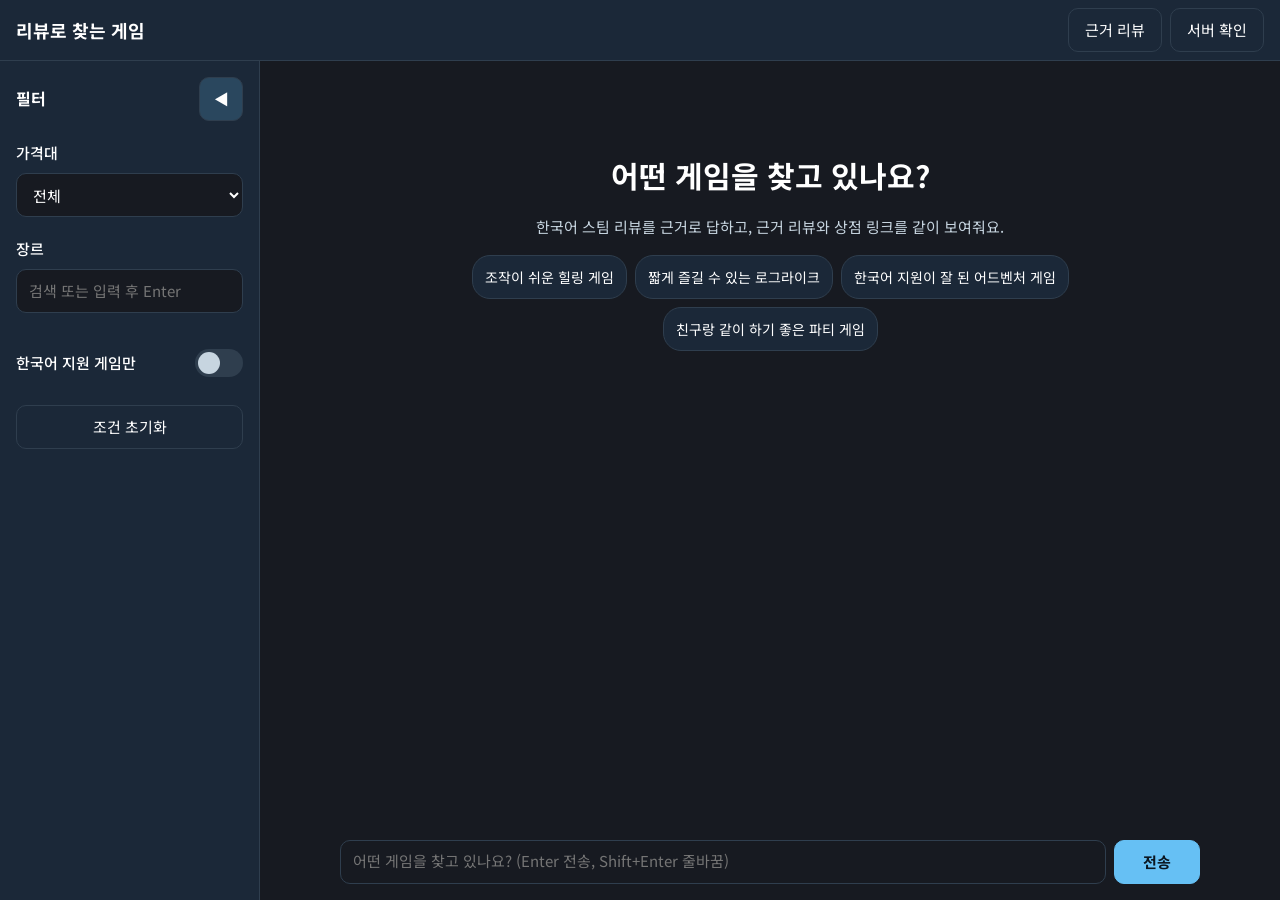
<file: frontend/index.html>
<!DOCTYPE html>
<html lang="ko">
<head>
  <meta charset="UTF-8">
  <meta name="viewport" content="width=device-width, initial-scale=1">
  <title>리뷰로 찾는 게임</title>
  <link rel="preconnect" href="https://fonts.googleapis.com">
  <link rel="preconnect" href="https://fonts.gstatic.com" crossorigin>
  <link href="https://fonts.googleapis.com/css2?family=Noto+Sans+KR:wght@400;500;700&display=swap" rel="stylesheet">
  <link rel="stylesheet" href="css/style.css">
</head>
<body>
  <header class="header">
    <button id="btn-filter" class="btn btn-ghost only-mobile" aria-controls="filters" aria-expanded="false">필터</button>
    <h1 class="brand">리뷰로 찾는 게임</h1>
    <div class="header-actions">
      <button id="btn-panel" class="btn" aria-controls="panel" aria-expanded="false">근거 리뷰</button>
      <button id="btn-health" class="btn">서버 확인</button>
    </div>
  </header>

  <div class="main">
    <aside id="filters" class="filters" aria-label="필터">
      <div id="panel-resizer" class="panel-resizer" role="separator" aria-orientation="vertical"
      aria-label="근거 리뷰 창 너비 조절 (좌우 화살표키)" tabindex="0"></div>
      <div class="filters-body">
      <div class="filters-head">
        <h2>필터</h2>
        <button id="btn-filter-fold" class="btn btn-icon only-desktop" aria-controls="filters" aria-expanded="true" aria-label="필터 접기/펴기"><span aria-hidden="true">◀</span></button>
        <button id="btn-filter-close" class="btn btn-icon only-mobile" aria-label="필터 닫기">✕</button>
      </div>

      <div class="field">
        <label for="price-select">가격대</label>
        <select id="price-select"></select>
        <div id="price-custom" class="price-custom" hidden>
          <input id="price-min" type="number" min="0" step="1000" inputmode="numeric" placeholder="최소(원)" aria-label="최소 가격">
          <span aria-hidden="true">~</span>
          <input id="price-max" type="number" min="0" step="1000" inputmode="numeric" placeholder="최대(원)" aria-label="최대 가격">
        </div>
        <p id="price-warn" class="warn" role="alert" hidden>최소 가격이 최대 가격보다 커요. 값을 확인해 주세요.</p>
      </div>

      <div class="field">
        <label for="genre-input">장르</label>
        <div class="combo">
          <input id="genre-input" type="text" autocomplete="off" placeholder="검색 또는 입력 후 Enter"
                 role="combobox" aria-expanded="false" aria-controls="genre-list">
          <ul id="genre-list" class="combo-list" role="listbox" hidden></ul>
        </div>
        <div id="genre-chips" class="chips"></div>
      </div>

      <div class="field row">
        <label for="korean-only">한국어 지원 게임만</label>
        <input id="korean-only" class="switch" type="checkbox" role="switch">
      </div>

      <button id="btn-reset" class="btn btn-block">조건 초기화</button>
      </div>
    </aside>

    <main class="chat">
      <div id="scroll" class="scroll">
        <div id="applied" class="applied" aria-live="polite"></div>
        <section id="welcome" class="welcome"></section>
        <div id="messages" class="messages" aria-live="polite"></div>
      </div>
      <div class="composer">
        <div id="suggest" class="chips suggest"></div>
        <form id="form" class="form">
          <textarea id="input" rows="1" placeholder="어떤 게임을 찾고 있나요? (Enter 전송, Shift+Enter 줄바꿈)" aria-label="질문 입력"></textarea>
          <button id="btn-send" class="btn btn-primary" type="submit">전송</button>
        </form>
      </div>
    </main>

    <aside id="panel" class="panel" aria-label="근거 리뷰" hidden>
      <div class="panel-head">
        <h2>근거 리뷰</h2>
        <button id="btn-panel-close" class="btn btn-icon" aria-label="근거 리뷰 닫기">✕</button>
      </div>
      <div id="panel-body" class="panel-body"></div>
    </aside>
  </div>

  <div id="scrim" class="scrim" hidden></div>
  <div id="toast" class="toast" role="status" aria-live="polite" hidden></div>

  <script src="js/data.js"></script>
  <script src="js/app.js"></script>
</body>
</html>
</file>
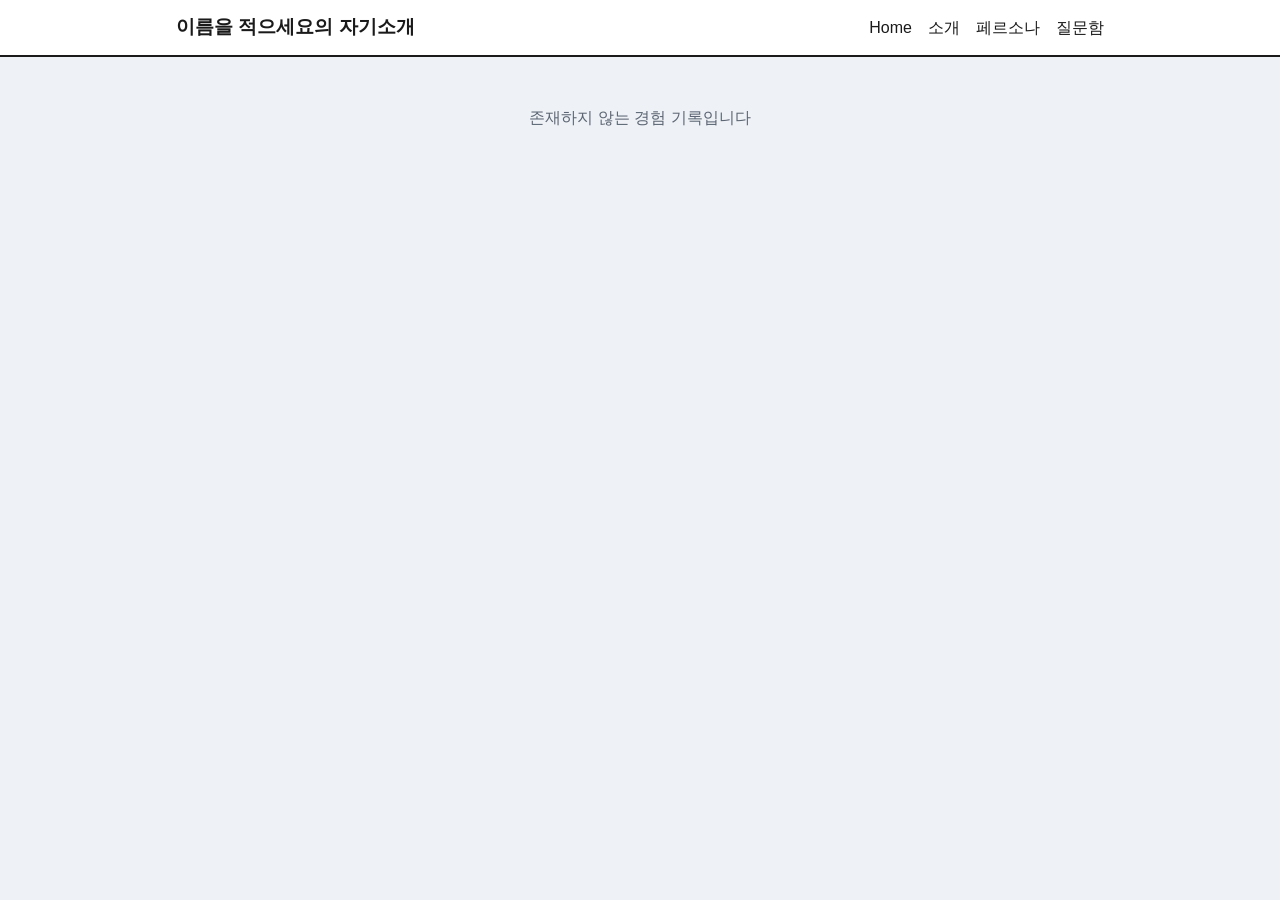
<file: experience.html>
<!DOCTYPE html>
<html lang="ko">
<head>
  <meta charset="UTF-8">
  <meta name="viewport" content="width=device-width, initial-scale=1">
  <title>경험기록 상세 - 페르소나 자기소개</title>
  <link rel="stylesheet" href="css/style.css">
</head>
<body>
  <header id="site-header" class="site-header"></header>

  <main class="container">
    <section id="experience-detail"></section>
  </main>

  <script src="js/data.js"></script>
  <script src="js/app.js"></script>
  <script>renderExperienceDetail();</script>
</body>
</html>
</file>
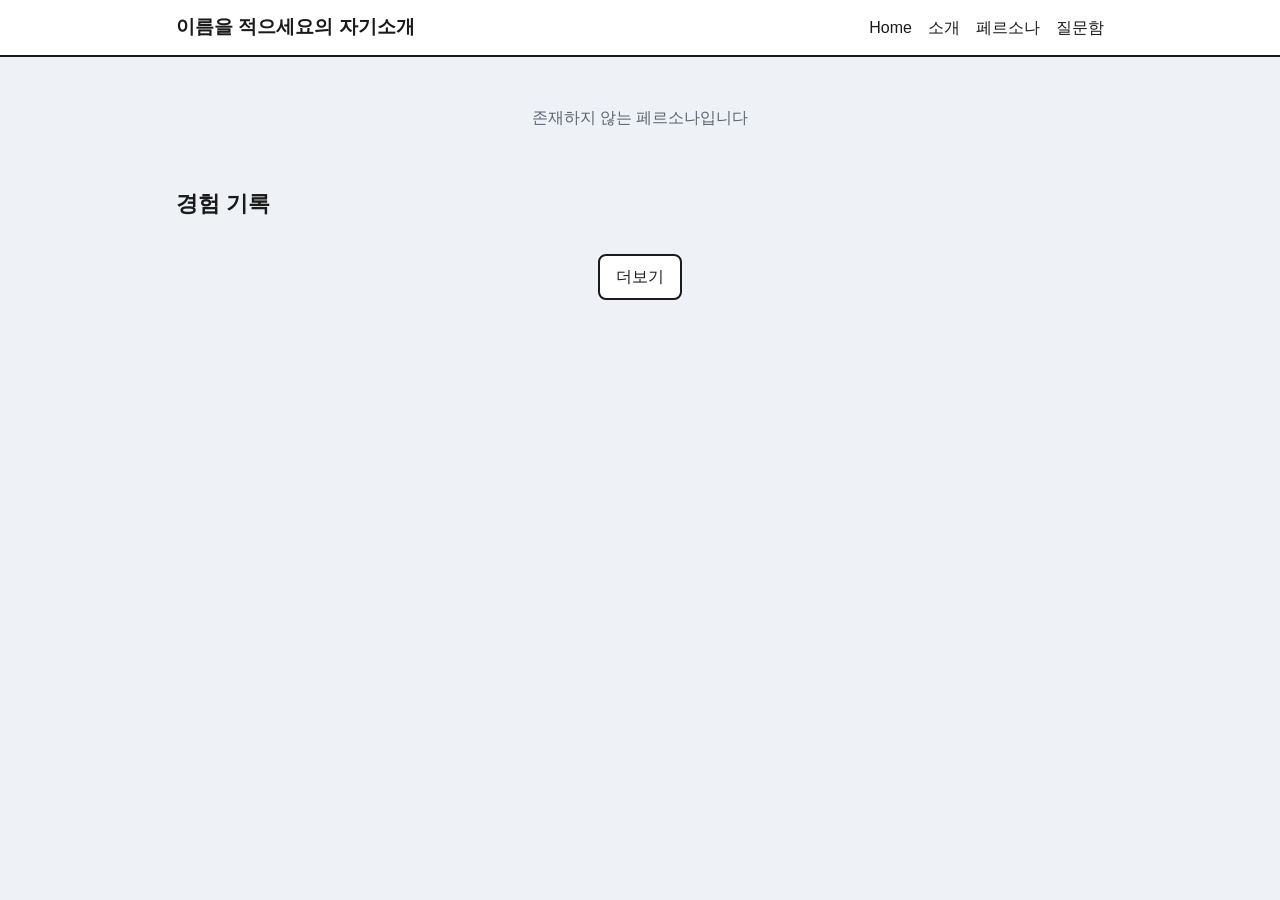
<file: persona.html>
<!DOCTYPE html>
<html lang="ko">
<head>
  <meta charset="UTF-8">
  <meta name="viewport" content="width=device-width, initial-scale=1">
  <title>페르소나 상세 - 페르소나 자기소개</title>
  <link rel="stylesheet" href="css/style.css">
</head>
<body>
  <header id="site-header" class="site-header"></header>

  <main class="container">
    <!-- 이름, 소개, 태그, 생성일 -->
    <section id="persona-detail"></section>

    <h2>경험 기록</h2>
    <div id="sort-buttons"></div>
    <div id="experience-list" class="grid" style="margin-top:16px"></div>
    <p style="text-align:center; margin-top:16px">
      <button id="more-btn" class="btn" hidden>더보기</button>
    </p>
  </main>

  <script src="js/data.js"></script>
  <script src="js/app.js"></script>
  <script>renderPersonaDetail();</script>
</body>
</html>
</file>
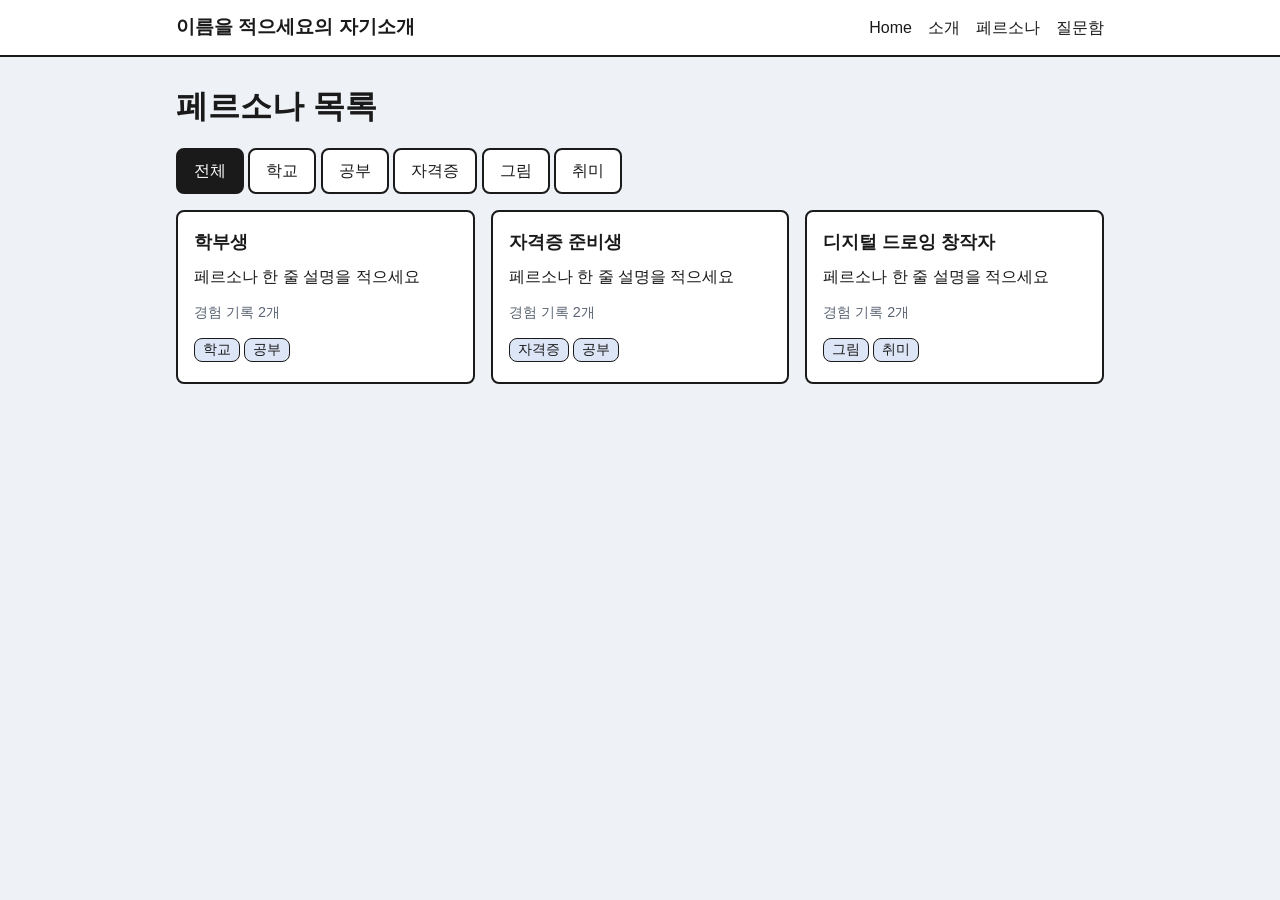
<file: personas.html>
<!DOCTYPE html>
<html lang="ko">
<head>
  <meta charset="UTF-8">
  <meta name="viewport" content="width=device-width, initial-scale=1">
  <title>페르소나 목록 - 페르소나 자기소개</title>
  <link rel="stylesheet" href="css/style.css">
</head>
<body>
  <header id="site-header" class="site-header"></header>

  <main class="container">
    <h1>페르소나 목록</h1>

    <!-- 태그 필터 버튼 -->
    <div id="tag-filter"></div>

    <!-- 페르소나 카드 -->
    <div id="persona-list" class="grid" style="margin-top:16px"></div>
  </main>

  <script src="js/data.js"></script>
  <script src="js/app.js"></script>
  <script>renderPersonaList();</script>
</body>
</html>
</file>
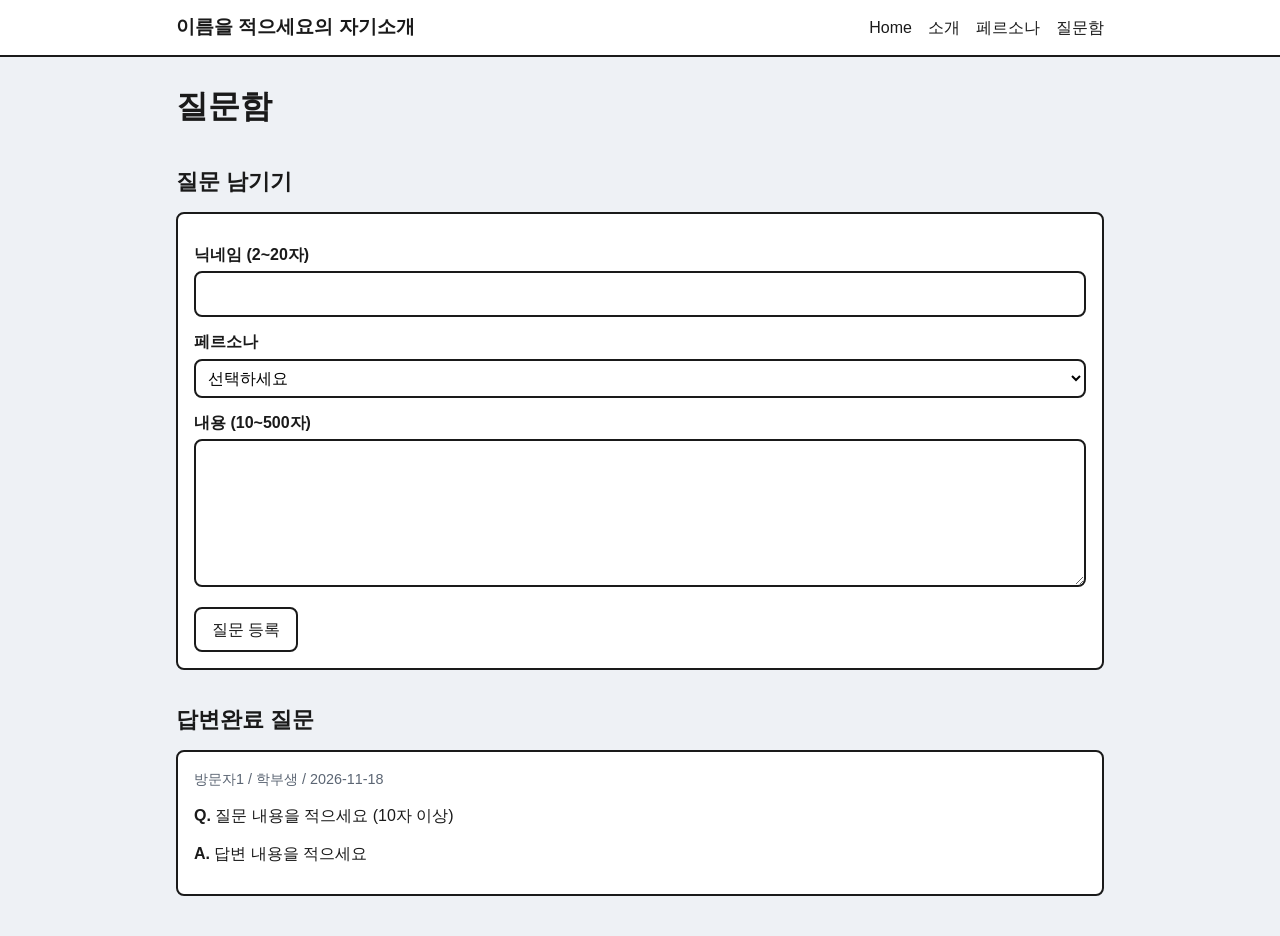
<file: questions.html>
<!DOCTYPE html>
<html lang="ko">
<head>
  <meta charset="UTF-8">
  <meta name="viewport" content="width=device-width, initial-scale=1">
  <title>질문함 - 페르소나 자기소개</title>
  <link rel="stylesheet" href="css/style.css">
</head>
<body>
  <header id="site-header" class="site-header"></header>

  <main class="container">
    <h1>질문함</h1>

    <!-- 질문 작성 -->
    <h2>질문 남기기</h2>
    <form id="q-form" class="block">
      <label for="q-nickname">닉네임 (2~20자)</label>
      <input id="q-nickname" type="text" maxlength="20">

      <label for="q-persona">페르소나</label>
      <select id="q-persona"></select>

      <label for="q-content">내용 (10~500자)</label>
      <textarea id="q-content" rows="5" maxlength="500"></textarea>

      <p id="q-message" class="meta" style="margin-top:12px"></p>
      <button type="submit" class="btn">질문 등록</button>
    </form>

    <!-- 답변완료 질문/답변 -->
    <h2>답변완료 질문</h2>
    <div id="q-list"></div>
  </main>

  <script src="js/data.js"></script>
  <script src="js/app.js"></script>
  <script>renderQuestions();</script>
</body>
</html>
</file>
<file: frontend/css/style.css>
:root {
  color-scheme: dark;  
  --bg: #171A21;
  --surface: #1B2838;
  --surface-2: #2A475E;
  --accent: #66C0F4;
  --text: #FFFFFF;
  --text-sub: #C7D5E0;
  --muted: #8F98A0;
  --negative: #D9534F;
  --negative-text: #FF8F8A; /* 어두운 배경에서 4.5:1 확보용 밝은 적색 */
  --neg-soft: #9A6462; /* 채도 낮춘 적색 (근거 리뷰용) */
  --neg-soft-text: #D6A3A1;
  --border: #2F3E4E;
  --radius: 12px;
  --shadow: 0 2px 8px rgba(0, 0, 0, .25);
}
* { box-sizing: border-box; }
[hidden] { display: none !important; }
html, body { height: 100%; margin: 0; }
body { background: var(--bg); color: var(--text-sub); font: 15px/1.6 "Noto Sans KR", system-ui, sans-serif; display: flex; flex-direction: column; }
h1, h2, h3, p { margin: 0; }
:focus-visible { outline: 3px solid var(--accent); outline-offset: 2px; }

/* 공통 버튼/입력 */
.btn { min-height: 44px; min-width: 44px; padding: 0 16px; border: 1px solid var(--border); border-radius: 10px; background: var(--surface); color: var(--text); font: inherit; cursor: pointer; }
.btn:hover, .btn[aria-expanded="true"] { background: var(--surface-2); }
.btn-primary { background: var(--accent); color: #0b1620; border-color: var(--accent); font-weight: 700; }
.btn-primary:hover { background: #8fd0f8; }
.btn:disabled, textarea:disabled { opacity: .55; cursor: not-allowed; }
.btn-ghost { background: transparent; }
.btn-icon { padding: 0; }
.btn-block { width: 100%; }
select, input[type=text], input[type=number], textarea { width: 100%; min-height: 44px; padding: 8px 12px; border: 1px solid var(--border); border-radius: 10px; background: var(--bg); color: var(--text); font: inherit; }
.only-mobile { display: none; }

/* 헤더 */
.header { display: flex; align-items: center; gap: 12px; padding: 8px 16px; background: var(--surface); border-bottom: 1px solid var(--border); }
.brand { font-size: 18px; font-weight: 700; color: var(--text); flex: 1; }
.header-actions { display: flex; gap: 8px; }

/* 본문 3영역 */
.main { flex: 1; display: flex; min-height: 0; }
.filters { width: 260px; flex: none; background: var(--surface); border-right: 1px solid var(--border); display: flex; }
.filters-body { flex: 1; min-width: 0; padding: 16px; overflow-y: auto; display: flex; flex-direction: column; gap: 20px; }
.filters { transition: width .2s; overflow: hidden; }
.filters.folded { width: 56px; cursor: pointer; }
.filters.folded .filters-body { padding: 8px; align-items: center; }
.filters.folded .filters-body > :not(.filters-head), .filters.folded h2 { display: none; }
.filters.folded #btn-filter-fold span { display: inline-block; transform: rotate(180deg); }
.only-desktop { display: inline-block; }
input[type=number]::-webkit-inner-spin-button, input[type=number]::-webkit-outer-spin-button { -webkit-appearance: none; margin: 0; }
input[type=number] { -moz-appearance: textfield; appearance: textfield; }
.filters-head { display: flex; justify-content: space-between; align-items: center; }
.filters h2, .panel h2 { font-size: 16px; color: var(--text); }
.field { display: flex; flex-direction: column; gap: 8px; }
.field.row { flex-direction: row; justify-content: space-between; align-items: center; }
.field label { color: var(--text); font-weight: 500; }
.price-custom { display: flex; align-items: center; gap: 6px; }
.warn { color: var(--negative-text); font-size: 13px; }

/* 스위치 */
.switch { appearance: none; width: 48px; height: 28px; border-radius: 14px; background: var(--border); position: relative; cursor: pointer; flex: none; margin: 8px 0; }
.switch::after { content: ""; position: absolute; top: 3px; left: 3px; width: 22px; height: 22px; border-radius: 50%; background: var(--text-sub); transition: transform .15s; }
.switch:checked { background: var(--accent); }
.switch:checked::after { transform: translateX(20px); background: #0b1620; }

/* 장르 콤보박스 */
.combo { position: relative; }
.combo-list { position: absolute; z-index: 5; left: 0; right: 0; top: 100%; margin: 4px 0 0; padding: 4px; list-style: none; max-height: 220px; overflow-y: auto; background: var(--bg); border: 1px solid var(--border); border-radius: 10px; box-shadow: var(--shadow); }
.combo-list button { width: 100%; min-height: 44px; text-align: left; padding: 0 12px; border: 0; border-radius: 8px; background: transparent; color: var(--text); font: inherit; cursor: pointer; }
.combo-list button:hover { background: var(--surface-2); }

/* 칩 */
.chips { display: flex; flex-wrap: wrap; gap: 8px; }
.chip { display: inline-flex; align-items: center; gap: 6px; min-height: 36px; padding: 0 12px; border-radius: 18px; background: var(--surface-2); color: var(--text); font-size: 14px; border: 1px solid transparent; }
button.chip { min-height: 44px; cursor: pointer; font: inherit; font-size: 14px; background: var(--surface); border-color: var(--border); }
button.chip:hover { background: var(--surface-2); }
.chip .x { background: none; border: 0; color: var(--text); cursor: pointer; min-width: 44px; min-height: 44px; margin: -4px -10px -4px -6px; font-size: 14px; }

/* 채팅 */
.chat { flex: 1; min-width: 0; display: flex; flex-direction: column; }
.scroll { flex: 1; overflow-y: auto; padding: 0 16px 16px; }
.applied { position: sticky; top: 0; z-index: 2; background: var(--bg); padding: 12px 0 8px; display: flex; flex-wrap: wrap; gap: 8px; align-items: center; font-size: 14px; color: var(--muted); }
.applied:empty { display: none; }
.welcome { max-width: 640px; margin: 10vh auto 0; text-align: center; transition: opacity .25s; display: flex; flex-direction: column; gap: 16px; align-items: center; }
.welcome.fade { opacity: 0; }
.welcome h2 { font-size: 30px; color: var(--text); }
.welcome .chips { justify-content: center; }
.messages { max-width: 860px; margin: 0 auto; display: flex; flex-direction: column; gap: 16px; padding-top: 8px; }
.msg { max-width: 92%; padding: 12px 16px; border-radius: var(--radius); box-shadow: var(--shadow); }
.msg.user { align-self: flex-end; background: var(--surface-2); color: var(--text); white-space: pre-wrap; overflow-wrap: anywhere; }
.msg.bot { align-self: flex-start; background: var(--surface); width: 100%; max-width: 100%; }
.msg.bot p + p { margin-top: 6px; }
.msg.loading { align-self: flex-start; background: var(--surface); color: var(--muted); }
.msg.warn, .msg.error { align-self: flex-start; background: var(--surface); border: 1px solid var(--negative); color: var(--negative-text); }

/* 게임 카드 */
.cards { display: grid; grid-template-columns: repeat(3, 1fr); gap: 12px; margin-top: 12px; }
.card { background: var(--bg); border: 1px solid var(--border); border-radius: var(--radius); padding: 14px; display: flex; flex-direction: column; gap: 8px; }
.card h3 { font-size: 16px; color: var(--text); overflow-wrap: anywhere; }
.badge { display: inline-block; padding: 2px 10px; border-radius: 12px; font-size: 13px; border: 1px solid var(--border); width: fit-content; }
.badge.ok { color: var(--accent); border-color: var(--accent); }
.badge.no { color: var(--muted); }
.counts { font-size: 14px; }
.pos { color: var(--accent); }
.neg { color: var(--negative-text); }
.links { display: flex; flex-wrap: wrap; gap: 8px; margin-top: auto; }
.link { display: inline-flex; align-items: center; min-height: 44px; padding: 0 4px; color: var(--accent); background: none; border: 0; font: inherit; text-decoration: underline; cursor: pointer; }
.link:hover { color: var(--text); }

/* 입력 영역 */
.composer { padding: 8px 16px 16px; max-width: 892px; width: 100%; margin: 0 auto; }
.suggest { margin-bottom: 8px; }
.form { display: flex; gap: 8px; align-items: flex-end; }
.form .btn { flex: none; white-space: nowrap; padding: 0 28px; }
.form textarea { resize: none; max-height: 140px; }

/* 근거 리뷰 패널 */
.panel { width: var(--panel-w, 380px); position: relative; flex: none; display: flex; flex-direction: column; background: var(--surface); border-left: 1px solid var(--border); }
.panel-head { display: flex; justify-content: space-between; align-items: center; padding: 8px 16px; border-bottom: 1px solid var(--border); }
.panel-body { flex: 1; overflow-y: auto; padding: 16px; display: flex; flex-direction: column; gap: 12px; }
.tabs { display: flex; gap: 6px; overflow-x: auto; }
.tab { flex: none; min-height: 44px; padding: 0 14px; border-radius: 10px; border: 1px solid var(--border); background: var(--bg); color: var(--text-sub); font: inherit; cursor: pointer; }
.tab[aria-selected="true"] { background: var(--surface-2); color: var(--text); border-color: var(--accent); }
.panel-title { display: flex; flex-wrap: wrap; align-items: center; gap: 8px; }
.panel-title h3 { font-size: 17px; color: var(--text); flex: 1; min-width: 0; overflow-wrap: anywhere; }
.panel-title .link { min-height: 32px; }
.review { background: var(--bg); border: 1px solid var(--border); border-radius: var(--radius); padding: 12px; display: flex; flex-direction: column; gap: 6px; }
.review.up { border-left: 4px solid var(--accent); }
.review.down { border-left: 4px solid var(--neg-soft); }
.review .neg { color: var(--neg-soft-text); }
.badge.bad { color: var(--neg-soft-text); border-color: var(--neg-soft); background: rgba(168, 96, 94, .15); }
.review .link { font-size: 12px; }
.review-top { display: flex; font-weight: 700; }
.review-meta, .review-votes { font-size: 13px; color: var(--muted); }
.review-text { color: var(--text); overflow-wrap: anywhere; }
.empty { color: var(--muted); }

/* 토스트/스크림 */
.toast { position: fixed; left: 50%; bottom: 24px; transform: translateX(-50%); z-index: 30; max-width: 90vw; padding: 12px 18px; border-radius: var(--radius); background: var(--surface-2); color: var(--text); box-shadow: var(--shadow); }
.scrim { position: fixed; inset: 0; background: rgba(0, 0, 0, .55); z-index: 15; }

/* 모바일 */
@media (max-width: 768px) {
  .only-mobile { display: inline-block; }
  .brand { font-size: 16px; }
  .header { padding: 8px; gap: 6px; }
  .header .btn { padding: 0 10px; }
  .only-desktop { display: none; }
  .filters { position: fixed; z-index: 20; top: 0; bottom: 0; left: 0; width: min(300px, 85vw); transform: translateX(-100%); transition: transform .2s; visibility: hidden; }
  .filters.open { transform: none; visibility: visible; }
  .panel { position: fixed; z-index: 20; left: 0; right: 0; bottom: 0; width: 100%; height: 75vh; border-left: 0; border-top: 1px solid var(--border); border-radius: 14px 14px 0 0; }
  .cards { grid-template-columns: 1fr; }
  .welcome h2 { font-size: 24px; }
  .msg { max-width: 100%; }
}
@media (prefers-reduced-motion: reduce) { * { transition: none !important; } }

/* 스크롤바: 모든 스크롤 영역 공통 */
* { scrollbar-width: thin; scrollbar-color: var(--surface-2) transparent; }
*:hover { scrollbar-color: var(--accent) transparent; }
@supports not (scrollbar-color: auto) {   /* scrollbar-color를 모르는 구형 브라우저용 */
  ::-webkit-scrollbar { width: 10px; height: 10px; }
  ::-webkit-scrollbar-track { background: transparent; }
  ::-webkit-scrollbar-thumb { background: var(--surface-2); border-radius: 8px; border: 2px solid var(--bg); }
  ::-webkit-scrollbar-thumb:hover { background: var(--accent); }
}
/* 근거 리뷰 창 너비 조절 손잡이 */
.panel-resizer { position: absolute; left: -5px; top: 0; bottom: 0; width: 10px; cursor: col-resize; z-index: 3; }
.panel-resizer::after { content: ""; position: absolute; left: 4px; top: 0; bottom: 0; width: 2px; background: transparent; transition: background .15s; }
.panel-resizer:hover::after, .panel-resizer:focus-visible::after, body.resizing .panel-resizer::after { background: var(--accent); }
body.resizing { cursor: col-resize; user-select: none; }
/* 좁은 창에서 제목이 한 단어씩 깨지지 않게: 제목은 한 줄 전체, 링크/배지는 다음 줄 */
.panel-title h3 { flex: 1 1 100%; }
@media (max-width: 768px) { .panel-resizer { display: none; } }
</file>
<file: css/style.css>
/* ===== 공통 스타일 (모든 페이지 공유) =====
   색/폰트/둥글기는 아래 :root 변수만 고치면 전체에 반영된다. */
:root {
  --bg: #eef1f5;          /* 배경: 한색계열 밝은 회색 */
  --block-bg: #ffffff;    /* 블록/카드 배경 */
  --border: #1a1a1a;      /* 검정에 가까운 테두리 */
  --text: #1a1a1a;
  --text-sub: #5b6573;
  --accent: #3b6fd4;      /* 포인트 색(버튼 hover, 태그) */
  --tag-bg: #dde6f7;
  --radius: 8px;          /* 버튼/블록 둥글기 */
  --font: "Pretendard", "Malgun Gothic", "Apple SD Gothic Neo", sans-serif;
}

* { box-sizing: border-box; }

body {
  margin: 0;
  background: var(--bg);
  color: var(--text);
  font-family: var(--font);
  font-size: 16px;
  line-height: 1.6;
}

/* ----- 제목 크기 ----- */
h1 { font-size: 2rem;   margin: 0 0 16px; }   /* 페이지 제목 */
h2 { font-size: 1.4rem; margin: 32px 0 12px; } /* 섹션 제목 */
h3 { font-size: 1.1rem; margin: 0 0 8px; }    /* 카드/소제목 */
p  { margin: 0 0 12px; }
a  { color: inherit; }

/* ----- 레이아웃 ----- */
.container { max-width: 960px; margin: 0 auto; padding: 24px 16px; }

/* ----- 헤더/푸터 (js/app.js가 채움) ----- */
.site-header { background: var(--block-bg); border-bottom: 2px solid var(--border); }
.site-header .container { display: flex; justify-content: space-between; align-items: center; flex-wrap: wrap; gap: 8px; padding: 12px 16px; }
.site-logo { font-weight: bold; font-size: 1.2rem; text-decoration: none; }
.site-nav a { margin-left: 16px; text-decoration: none; }
.site-nav a:hover { color: var(--accent); }

/* ----- 블록(카드) ----- */
.block {
  background: var(--block-bg);
  border: 2px solid var(--border);
  border-radius: var(--radius);
  padding: 16px;
}
a.block { display: block; text-decoration: none; }
a.block:hover { border-color: var(--accent); }

/* 카드를 가로로 나열 */
.grid { display: grid; grid-template-columns: repeat(auto-fill, minmax(260px, 1fr)); gap: 16px; }

/* ----- 버튼 ----- */
.btn {
  display: inline-block;
  background: var(--block-bg);
  color: var(--text);
  border: 2px solid var(--border);
  border-radius: var(--radius);
  padding: 8px 16px;
  font: inherit;
  cursor: pointer;
  text-decoration: none;
}
.btn:hover { background: var(--tag-bg); }
.btn[aria-pressed="true"] { background: var(--text); color: var(--block-bg); }
.btn:disabled { opacity: 0.5; cursor: not-allowed; }

/* ----- 태그 ----- */
.tag {
  display: inline-block;
  background: var(--tag-bg);
  border: 1px solid var(--border);
  border-radius: var(--radius);
  padding: 0 8px;
  margin: 0 4px 4px 0;
  font-size: 0.85rem;
}

/* ----- 보조 텍스트 ----- */
.meta { color: var(--text-sub); font-size: 0.9rem; }
.empty { color: var(--text-sub); text-align: center; padding: 24px; }

/* ----- 폼 ----- */
label { display: block; margin: 12px 0 4px; font-weight: bold; }
input, select, textarea {
  width: 100%;
  font: inherit;
  padding: 8px;
  background: var(--block-bg);
  border: 2px solid var(--border);
  border-radius: var(--radius);
}

/* ----- S02 소개 ----- */
.profile { display: flex; gap: 24px; align-items: flex-start; flex-wrap: wrap; }
.profile img { width: 200px; height: 200px; object-fit: cover; border: 2px solid var(--border); border-radius: var(--radius); background: var(--tag-bg); }
.profile-info { flex: 1; min-width: 240px; }

/* ----- S01 Home ----- */
.hero { text-align: center; }
.hero img { max-width: 100%; max-height: 240px; border: 2px solid var(--border); border-radius: var(--radius); background: var(--tag-bg); }
</file>
